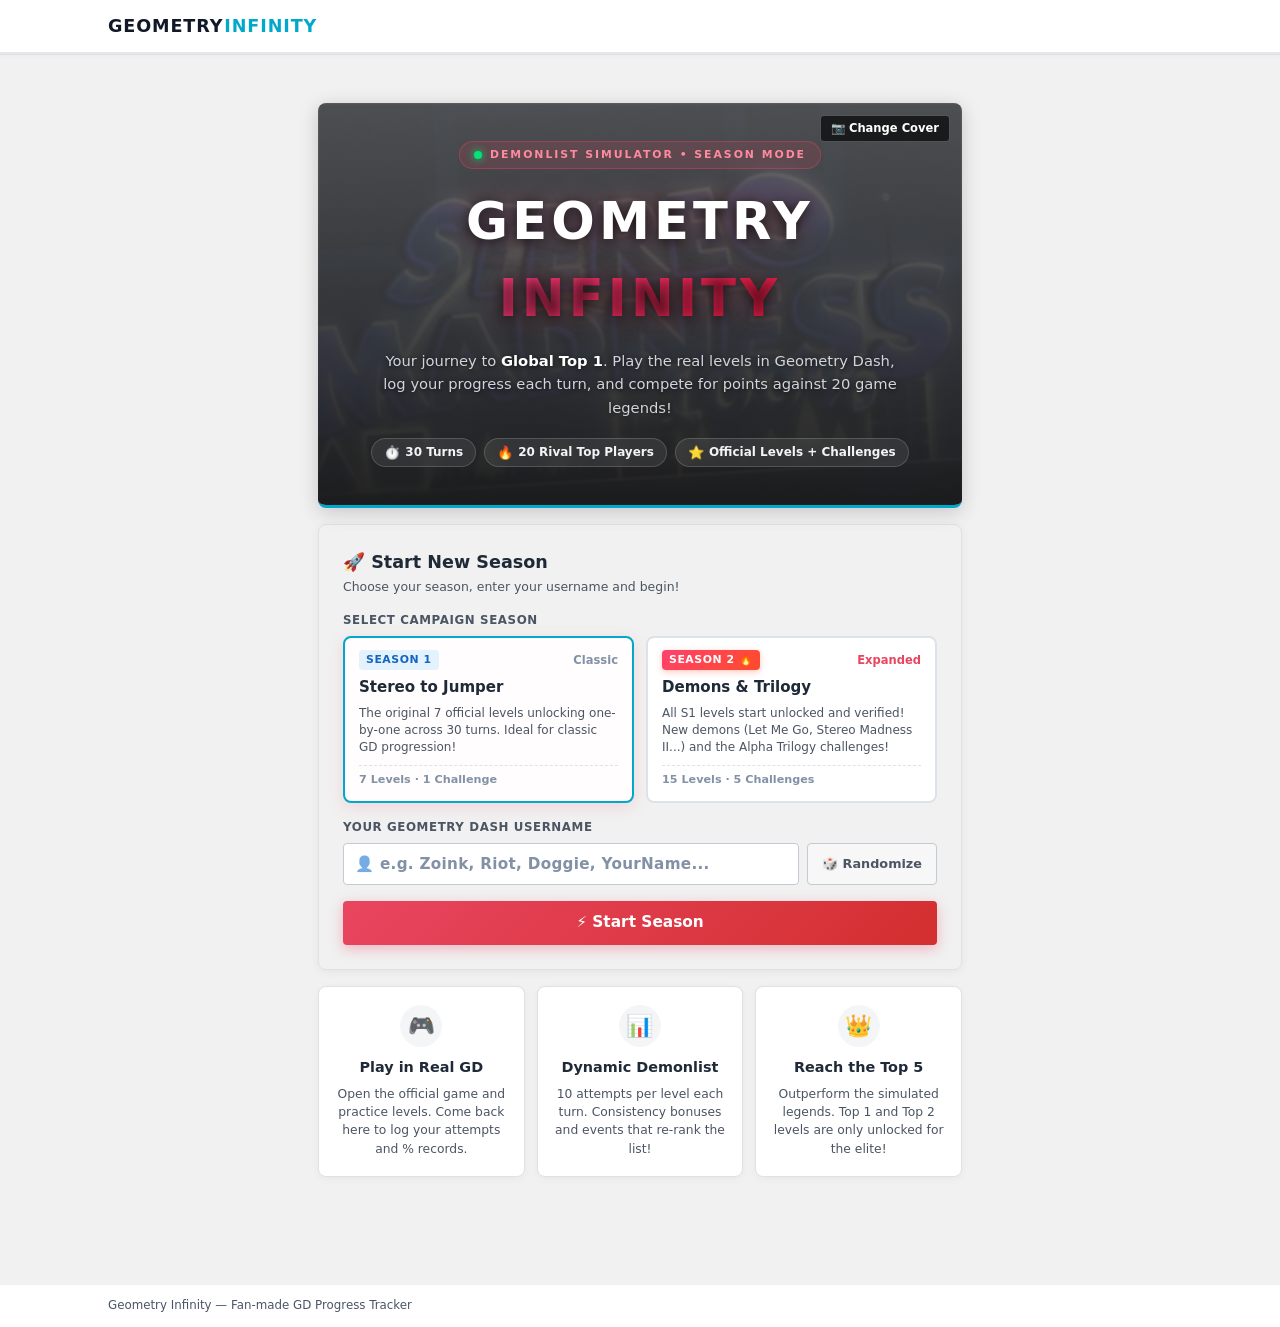
<file: index.html>
<!DOCTYPE html>
<html lang="en">
<head>
  <meta charset="UTF-8">
  <meta name="viewport" content="width=device-width, initial-scale=1.0">
  <title>Geometry Infinity</title>
  <link rel="stylesheet" href="style.css">
</head>
<body class="index-body" data-page="index">

  <header class="site-header">
    <div class="header-inner">
      <div class="logo">GEOMETRY<span>INFINITY</span></div>
    </div>
    <div class="turn-bar-wrap"><div class="turn-bar-fill" style="width:0%"></div></div>
  </header>

  <main class="index-main">

    <!-- ══ MENU BANNER / HERO SECTION ══ -->
    <div class="menu-container">
      
      <div class="menu-banner-wrap">
        <img id="menu-banner-img" src="assets/levels/stereo_madness.jpg" alt="Menu Cover" class="menu-banner-img">
        <div class="menu-banner-overlay"></div>
        <div class="menu-banner-content">
          <div class="hero-badge-wrap">
            <span class="hero-pulse-dot"></span>
            <span class="hero-eyebrow">DEMONLIST SIMULATOR • SEASON MODE</span>
          </div>
          <h1 class="hero-title">GEOMETRY <span class="hero-title-accent">INFINITY</span></h1>
          <p class="hero-desc">
            Your journey to <strong>Global Top 1</strong>. Play the real levels in Geometry Dash,<br>
            log your progress each turn, and compete for points against 20 game legends!
          </p>
          <div class="hero-features-chips">
            <span class="chip"><span class="chip-icon">⏱️</span> 30 Turns</span>
            <span class="chip"><span class="chip-icon">🔥</span> 20 Rival Top Players</span>
            <span class="chip"><span class="chip-icon">⭐</span> Official Levels + Challenges</span>
          </div>
        </div>
        <button class="btn btn-ghost btn-sm menu-img-btn" onclick="openMenuImageModal()" title="Customize Banner Image">
          📷 Change Cover
        </button>
      </div>

      <!-- ══ CONTINUE CARD (Shown when there is an active save) ══ -->
      <div id="continue-section" class="continue-card menu-continue-card" style="display:none">
        <div class="continue-header">
          <div class="continue-player-avatar">🎮</div>
          <div class="continue-info">
            <div class="continue-greeting">Season in Progress</div>
            <div class="continue-name-row">
              <strong id="continue-nick" class="continue-nick-text">—</strong>
              <span id="continue-season-badge" class="continue-badge season-badge">Season 1</span>
              <span id="continue-rank-badge" class="continue-badge rank-badge">Rank #—</span>
              <span id="continue-score-badge" class="continue-badge score-badge">0 pts</span>
            </div>
          </div>
        </div>
        
        <div class="continue-progress-box">
          <div class="continue-turn-label">
            <span>Season Progress</span>
            <span>Turn <strong id="continue-turn">1</strong> / 30</span>
          </div>
          <div class="continue-bar-track">
            <div id="continue-turn-bar" class="continue-bar-fill" style="width: 3.3%"></div>
          </div>
        </div>

        <div class="continue-btns">
          <button class="btn btn-primary btn-lg continue-btn-play" onclick="continueGame()">
            <span>▶ Continue Season</span>
          </button>
          <button class="btn btn-ghost continue-btn-reset" onclick="confirmNewGame()" title="Start from scratch">
            🔄 New Season
          </button>
        </div>
      </div>

      <!-- ══ NEW SEASON CARD ══ -->
      <div class="form-card menu-form-card">
        <div class="form-card-header">
          <div class="form-card-title">🚀 Start New Season</div>
          <span class="form-card-subtitle">Choose your season, enter your username and begin!</span>
        </div>

        <div class="input-group">
          <label class="input-label">Select Campaign Season</label>
          <div class="season-selector-grid">
            <label class="season-choice-card active" id="season-choice-1" onclick="setSeasonSelection(1)">
              <input type="radio" name="seasonChoice" value="1" checked style="display:none">
              <div class="season-choice-top">
                <span class="season-choice-tag s1">SEASON 1</span>
                <span class="season-choice-status">Classic</span>
              </div>
              <div class="season-choice-title">Stereo to Jumper</div>
              <div class="season-choice-desc">The original 7 official levels unlocking one-by-one across 30 turns. Ideal for classic GD progression!</div>
              <div class="season-choice-chips">
                <span>7 Levels</span> · <span>1 Challenge</span>
              </div>
            </label>

            <label class="season-choice-card" id="season-choice-2" onclick="setSeasonSelection(2)">
              <input type="radio" name="seasonChoice" value="2" style="display:none">
              <div class="season-choice-top">
                <span class="season-choice-tag s2">SEASON 2 🔥</span>
                <span class="season-choice-status s2-status">Expanded</span>
              </div>
              <div class="season-choice-title">Demons & Trilogy</div>
              <div class="season-choice-desc">All S1 levels start unlocked and verified! New demons (Let Me Go, Stereo Madness II...) and the Alpha Trilogy challenges!</div>
              <div class="season-choice-chips">
                <span>15 Levels</span> · <span>5 Challenges</span>
              </div>
            </label>
          </div>
        </div>

        <div class="input-group">
          <label class="input-label" for="nick-input">Your Geometry Dash Username</label>
          <div class="input-with-button">
            <span class="input-icon">👤</span>
            <input type="text" id="nick-input" class="text-input modern-input"
                   placeholder="e.g. Zoink, Riot, Doggie, YourName..."
                   maxlength="20" autocomplete="off" spellcheck="false">
            <button type="button" class="btn btn-ghost btn-sm btn-random-nick" onclick="randomizeNick()" title="Randomize Player Name">
              🎲 Randomize
            </button>
          </div>
          <div id="nick-error" class="input-error" style="display:none"></div>
        </div>
        <button class="btn btn-primary btn-lg btn-full btn-start-season" onclick="startNewGame()">
          ⚡ Start Season
        </button>
      </div>

      <!-- ══ INFO HIGHLIGHTS ══ -->
      <div class="info-grid">
        <div class="info-card">
          <div class="info-icon-wrapper">🎮</div>
          <div class="info-title">Play in Real GD</div>
          <div class="info-desc">Open the official game and practice levels. Come back here to log your attempts and % records.</div>
        </div>
        <div class="info-card">
          <div class="info-icon-wrapper">📊</div>
          <div class="info-title">Dynamic Demonlist</div>
          <div class="info-desc">10 attempts per level each turn. Consistency bonuses and events that re-rank the list!</div>
        </div>
        <div class="info-card">
          <div class="info-icon-wrapper">👑</div>
          <div class="info-title">Reach the Top 5</div>
          <div class="info-desc">Outperform the simulated legends. Top 1 and Top 2 levels are only unlocked for the elite!</div>
        </div>
      </div>

    </div>

    <!-- ══ MODAL: Customize Menu Image ══ -->
    <div id="menu-image-modal" class="modal-overlay" onclick="if(event.target===this)closeMenuImageModal()">
      <div class="modal-box">
        <div class="modal-header">
          <h3>📷 Customize Cover Image</h3>
          <button class="modal-close" onclick="closeMenuImageModal()">✕</button>
        </div>
        <div class="modal-body">
          <div class="form-note">
            Choose a quick preset from official levels or enter a custom image via URL or upload!
          </div>

          <!-- Quick Presets -->
          <div class="form-group">
            <label class="form-label">Choose Official Level</label>
            <div class="cover-presets-grid">
              <button type="button" class="preset-btn" onclick="setPresetCover('assets/levels/stereo_madness.jpg')">Stereo Madness</button>
              <button type="button" class="preset-btn" onclick="setPresetCover('assets/levels/back_on_track.jpg')">Back on Track</button>
              <button type="button" class="preset-btn" onclick="setPresetCover('assets/levels/polargeist.jpg')">Polargeist</button>
              <button type="button" class="preset-btn" onclick="setPresetCover('assets/levels/dry_out.jpg')">Dry Out</button>
              <button type="button" class="preset-btn" onclick="setPresetCover('assets/levels/base_after_base.jpg')">Base After Base</button>
              <button type="button" class="preset-btn" onclick="setPresetCover('assets/levels/cant_let_go.jpg')">Can't Let Go</button>
              <button type="button" class="preset-btn" onclick="setPresetCover('assets/levels/jumper.jpg')">Jumper</button>
            </div>
          </div>

          <div class="form-group">
            <label class="form-label" for="menu-img-url-input">Or Web Image URL</label>
            <input type="url" id="menu-img-url-input" class="form-input" placeholder="https://example.com/image.png" oninput="previewMenuImageUrl(this.value)">
          </div>
          <div class="form-group">
            <label class="form-label">Or Upload from Computer</label>
            <input type="file" id="menu-img-file-input" class="form-input" accept="image/*" onchange="previewMenuImageFile(event)">
          </div>
          <div class="menu-preview-wrap">
            <div style="font-size:0.75rem;color:var(--text-dim);margin-bottom:6px">Cover Preview:</div>
            <img id="menu-img-preview" src="assets/levels/stereo_madness.jpg" alt="Preview" style="max-width:100%;max-height:140px;border-radius:6px;object-fit:cover;border:1px solid var(--border)">
          </div>
        </div>
        <div class="modal-footer">
          <button class="btn btn-ghost" onclick="resetMenuImageDefault()">Default</button>
          <button class="btn btn-ghost" onclick="closeMenuImageModal()">Cancel</button>
          <button class="btn btn-primary" onclick="saveMenuImage()">Save Cover</button>
        </div>
      </div>
    </div>

  </main>

  <footer class="site-footer">
    <div class="footer-inner"><span>Geometry Infinity — Fan-made GD Progress Tracker</span></div>
  </footer>

  <script src="game.js"></script>
</body>
</html>
</file>
<file: style.css>
/* =====================================================
   GEOMETRY INFINITY — style.css
   Authentic Pointercrate layout & design
   ===================================================== */

:root {
  --bg:          #fafafa;
  --card:        #ffffff;
  --header-bg:   #ffffff;
  --header-text: #4a5568;
  --accent:      #00a8cc;
  --accent-dark: #008ba3;
  --accent-light:#e0f7fa;
  --text:        #1f2937;
  --text-sub:    #4b5563;
  --text-dim:    #8291a5;
  --border:      #dce2e8;
  --border-dark: #c2cbd4;
  --border-dash: #cfd8dc;
  --tab-bar-bg:  #ffffff;
  --sidebar-bg:  #ffffff;
  --shadow:      0 1px 3px rgba(0,0,0,0.06);
  --shadow-md:   0 3px 10px rgba(0,0,0,0.08);
  --radius:      4px;
  --gold:        #f59e0b;
  --silver:      #9ca3af;
  --bronze:      #b45309;
  --green:       #10b981;
  --red-err:     #ef4444;
  --transition:  0.15s ease;
}

*, *::before, *::after { box-sizing: border-box; margin: 0; padding: 0; }
html { scroll-behavior: smooth; }
body {
  font-family: 'Segoe UI', system-ui, -apple-system, sans-serif;
  background: var(--bg);
  color: var(--text);
  font-size: 14px;
  line-height: 1.5;
  min-height: 100vh;
}
input, button, select { font: inherit; }
a { color: var(--accent); text-decoration: none; }
a:hover { text-decoration: underline; }

/* ─── HEADER (Clean White, Authentic Pointercrate) ─── */
.site-header {
  background: var(--header-bg);
  border-bottom: 1px solid var(--border);
  position: sticky;
  top: 0;
  z-index: 200;
  box-shadow: 0 1px 2px rgba(0,0,0,0.03);
}
.header-inner {
  max-width: 1100px;
  margin: 0 auto;
  padding: 0 18px;
  height: 52px;
  display: flex;
  align-items: center;
  justify-content: space-between;
  gap: 16px;
}
.logo {
  font-weight: 900;
  font-size: 1.1rem;
  letter-spacing: 0.05em;
  color: #111827;
  user-select: none;
  display: flex;
  align-items: baseline;
  gap: 1px;
  flex-shrink: 0;
}
.logo span { color: var(--accent); }

.header-center {
  display: flex;
  align-items: center;
  gap: 14px;
  font-size: 0.82rem;
  color: var(--header-text);
}
.header-center strong { color: #111827; }

.header-right {
  display: flex;
  align-items: center;
  gap: 10px;
  flex-shrink: 0;
}

.turn-badge {
  font-size: 0.76rem;
  font-weight: 700;
  color: #374151;
  background: #f3f4f6;
  border: 1px solid var(--border);
  border-radius: 30px;
  padding: 3px 12px;
  white-space: nowrap;
}

/* Turn progress bar */
.turn-bar-wrap { height: 2px; background: #e5e7eb; }
.turn-bar-fill  {
  height: 100%;
  background: linear-gradient(90deg, var(--accent), #2563eb);
  transition: width 0.5s ease;
}

/* ─── TAB BAR (White strip with Pointercrate styling) ─── */
.tab-bar {
  background: var(--tab-bar-bg);
  border-bottom: 1px solid var(--border);
}
.tab-bar-inner {
  max-width: 1100px;
  margin: 0 auto;
  padding: 0 18px;
  display: flex;
  align-items: stretch;
}
.tab-btn {
  background: none;
  border: none;
  border-bottom: 2px solid transparent;
  color: #4b5563;
  font-size: 0.88rem;
  font-weight: 600;
  padding: 12px 22px;
  cursor: pointer;
  transition: all var(--transition);
  white-space: nowrap;
}
.tab-btn:hover   { color: #111827; }
.tab-btn.active  {
  color: #111827;
  font-weight: 700;
  border-bottom: 3px solid var(--accent);
}

/* ─── PAGE CONTENT ─── */
.page-content {
  max-width: 1100px;
  margin: 0 auto;
  padding: 20px 18px 48px;
}
.tab-pane { display: none; }
.tab-pane.active { display: block; }

/* ─── MAIN LIST TAB: content + sidebar ─── */
.list-layout {
  display: grid;
  grid-template-columns: 1fr 280px;
  gap: 18px;
  align-items: start;
}

/* ─── LEVEL CARDS (Exact Pointercrate Dashed Look) ─── */
.level-list {
  display: flex;
  flex-direction: column;
  gap: 12px;
}

.level-card {
  display: flex;
  background: var(--card);
  border: 1px dashed var(--border-dash);
  border-radius: var(--radius);
  overflow: hidden;
  box-shadow: 0 1px 3px rgba(0,0,0,0.03);
  transition: all var(--transition);
  min-height: 102px;
}
.level-card:hover {
  border-color: #a0aec0;
  box-shadow: var(--shadow-md);
}
.level-card.complete {
  border-left: 4px solid var(--green) !important;
}
.level-card.player-verified {
  border-left: 4px solid var(--gold) !important;
}

/* Thumbnail — left side (Pointercrate 16:9 proportion) */
.level-thumb {
  width: 170px;
  min-width: 170px;
  height: 102px;
  position: relative;
  overflow: hidden;
  flex-shrink: 0;
  background: #111;
}
.level-thumb-img {
  width: 100%;
  height: 100%;
  object-fit: cover;
  display: block;
}
.diff-badge {
  position: absolute;
  bottom: 4px;
  right: 4px;
  font-size: 0.6rem;
  font-weight: 800;
  text-transform: uppercase;
  letter-spacing: 0.05em;
  background: rgba(0,0,0,0.75);
  color: #fff;
  padding: 1px 5px;
  border-radius: 3px;
}

/* Card info — right side */
.level-info {
  flex: 1;
  padding: 10px 16px;
  display: flex;
  flex-direction: column;
  justify-content: center;
  gap: 3px;
  min-width: 0;
}

/* "#1 – Level Name" row */
.level-rank-name {
  font-size: 1.15rem;
  font-weight: 800;
  color: #111827;
  line-height: 1.25;
  display: flex;
  align-items: center;
  gap: 8px;
  flex-wrap: wrap;
}
.level-points-row {
  font-size: 0.76rem;
  color: #6b7280;
  font-weight: 600;
}
.level-id-tag {
  font-size: 0.68rem;
  font-weight: 700;
  color: #4b5563;
  background: #f3f4f6;
  border: 1px solid var(--border);
  padding: 1px 7px;
  border-radius: 3px;
  letter-spacing: 0.02em;
}
.level-id-tag-lg {
  display: inline-flex;
  align-items: center;
  gap: 6px;
  font-size: 0.8rem;
  font-weight: 700;
  color: #1e3a8a;
  background: #dbeafe;
  border: 1px solid #bfdbfe;
  padding: 3px 10px;
  border-radius: 4px;
}
.level-id-tag-lg.official {
  color: #065f46;
  background: #d1fae5;
  border-color: #a7f3d0;
}

/* "verified by Name" row */
.level-verifier {
  font-size: 0.82rem;
  color: #4b5563;
  margin-top: 1px;
}
.level-verifier .verifier-name {
  color: #111827;
  font-weight: 700;
  text-decoration: underline;
  text-decoration-color: #9ca3af;
}
.level-points-range {
  font-size: 0.74rem;
  color: #78909c;
  margin-top: 2px;
  font-weight: 500;
  letter-spacing: 0.01em;
}

/* Status / progress row */
.level-status-row {
  font-size: 0.78rem;
  color: var(--text-sub);
  margin-top: 2px;
  display: flex;
  align-items: center;
  gap: 8px;
  flex-wrap: wrap;
}
.status-complete {
  color: var(--green);
  font-weight: 700;
}
.status-record {
  color: #b45309;
  font-weight: 700;
  background: #fef3c7;
  border: 1px solid #fde68a;
  border-radius: 3px;
  padding: 1px 6px;
  font-size: 0.72rem;
}
.progress-bar-wrap {
  width: 140px;
  height: 6px;
  background: #e8e8e8;
  border-radius: 3px;
  overflow: hidden;
  position: relative;
  display: inline-block;
}
.progress-bar-fill {
  height: 100%;
  background: var(--accent);
  border-radius: 3px;
  transition: width 0.4s ease;
}

/* Action button */
.level-action { margin-top: 4px; }

/* NPC tags */
.npc-progress-row { display: flex; flex-wrap: wrap; gap: 3px; margin-top: 3px; }
.npc-tag {
  font-size: 0.62rem;
  padding: 1px 5px;
  border-radius: 3px;
  border: 1px solid;
  cursor: default;
}
.npc-done { background: #edfaed; border-color: #b2dfb2; color: #2e7d32; }
.npc-wip  { background: #fff8e1; border-color: #ffe082; color: #f57f17; }
.npc-more { font-size: 0.62rem; color: var(--text-dim); align-self: center; padding: 1px 3px; }

/* Empty list message */
.list-empty {
  background: var(--card);
  border: 1px solid var(--border);
  border-radius: var(--radius);
  padding: 32px;
  text-align: center;
  color: var(--text-dim);
  font-size: 0.88rem;
  box-shadow: var(--shadow);
}

/* ─── SIDEBAR (white box, like Pointercrate's List Editors) ─── */
.sidebar { display: flex; flex-direction: column; gap: 12px; }

.sidebar-box {
  background: var(--card);
  border: 1px dashed var(--border-dash);
  border-radius: var(--radius);
  box-shadow: 0 1px 3px rgba(0,0,0,0.03);
  overflow: hidden;
}
.sidebar-box-title {
  font-size: 0.95rem;
  font-weight: 700;
  text-align: center;
  padding: 12px 14px 10px;
  border-bottom: 1px solid var(--border);
  color: var(--text);
}
.sidebar-box-body { padding: 12px 14px; }

/* Profile stats */
.profile-stat {
  display: flex;
  justify-content: space-between;
  align-items: center;
  padding: 5px 0;
  border-bottom: 1px solid #f0f0f0;
  font-size: 0.8rem;
}
.profile-stat:last-child { border-bottom: none; }
.profile-label { color: var(--text-sub); }
.profile-value { font-weight: 700; color: var(--text); }
.profile-rank { color: var(--accent); font-size: 1rem; font-weight: 800; }

.completed-tags { display: flex; flex-wrap: wrap; gap: 4px; margin-top: 8px; }
.completed-tag {
  background: #edfaed;
  border: 1px solid #b2dfb2;
  color: #2e7d32;
  font-size: 0.64rem;
  padding: 2px 6px;
  border-radius: 3px;
}

/* Rule notice in sidebar */
.rule-notice {
  background: #fff8e1;
  border: 1px solid #ffe082;
  border-radius: var(--radius);
  padding: 10px 12px;
  font-size: 0.78rem;
  color: #5d4037;
  line-height: 1.6;
}
.rule-notice strong { color: #bf360c; }

/* ─── STATS VIEWER TAB ─── */
.stats-layout {
  display: grid;
  grid-template-columns: 260px 1fr;
  gap: 16px;
  align-items: start;
}
.stats-ranking-panel {
  background: var(--card);
  border: 1px solid var(--border);
  border-radius: var(--radius);
  box-shadow: var(--shadow);
  overflow: hidden;
}
.stats-ranking-title {
  padding: 12px 14px;
  font-weight: 700;
  font-size: 0.88rem;
  border-bottom: 1px solid var(--border);
  color: var(--text-sub);
  text-transform: uppercase;
  letter-spacing: 0.06em;
}
.stats-ranking-list { max-height: 520px; overflow-y: auto; }
.stats-row {
  display: flex;
  align-items: center;
  gap: 6px;
  padding: 7px 14px;
  border-bottom: 1px solid #f5f5f5;
  cursor: pointer;
  transition: background var(--transition);
  font-size: 0.82rem;
}
.stats-row:hover { background: var(--accent-light); }
.stats-row.selected { background: var(--accent-light); border-left: 3px solid var(--accent); }
.stats-row-num { width: 28px; font-weight: 700; color: var(--text-sub); flex-shrink: 0; }
.stats-row-name { flex: 1; font-weight: 600; overflow: hidden; text-overflow: ellipsis; white-space: nowrap; }
.stats-row-score { color: var(--text-dim); font-size: 0.75rem; white-space: nowrap; }
.stats-row.player-row { background: #fff0f3; font-weight: 700; }
.stats-row.player-row.selected { background: #ffe0e6; }

.stats-row-num.gold   { color: var(--gold); }
.stats-row-num.silver { color: var(--silver); }
.stats-row-num.bronze { color: var(--bronze); }

.stats-profile-panel {
  background: var(--card);
  border: 1px solid var(--border);
  border-radius: var(--radius);
  box-shadow: var(--shadow);
  padding: 20px 24px;
}
.stats-profile-name {
  font-size: 1.4rem;
  font-weight: 800;
  margin-bottom: 14px;
  color: var(--text);
}
.stats-profile-meta {
  display: grid;
  grid-template-columns: 1fr 1fr;
  gap: 14px;
  margin-bottom: 18px;
}
.stats-meta-box {
  border: 1px solid var(--border);
  border-radius: var(--radius);
  padding: 10px;
  text-align: center;
}
.stats-meta-label { font-size: 0.7rem; color: var(--text-dim); text-transform: uppercase; letter-spacing: 0.05em; margin-bottom: 4px; }
.stats-meta-value { font-size: 1.2rem; font-weight: 800; color: var(--text); }
.stats-meta-value.accent { color: var(--accent); }

.stats-completed-title {
  font-size: 0.72rem;
  font-weight: 800;
  text-transform: uppercase;
  letter-spacing: 0.06em;
  color: var(--text-dim);
  margin-bottom: 8px;
  padding-bottom: 5px;
  border-bottom: 1px solid var(--border);
}
.stats-completed-list {
  font-size: 0.82rem;
  color: var(--text-sub);
  line-height: 1.8;
}
.stats-completed-list strong { color: var(--text); font-size: 0.9rem; }

/* ─── SEASON TAB ─── */
.season-layout { display: grid; grid-template-columns: 1fr 1fr; gap: 16px; align-items: start; }
.season-box {
  background: var(--card);
  border: 1px solid var(--border);
  border-radius: var(--radius);
  box-shadow: var(--shadow);
  overflow: hidden;
}
.season-box-title {
  font-size: 0.88rem;
  font-weight: 700;
  text-transform: uppercase;
  letter-spacing: 0.06em;
  padding: 12px 16px;
  border-bottom: 1px solid var(--border);
  color: var(--text-sub);
}
.season-box-body { padding: 14px 16px; }

/* Season rules list */
.rules-list { list-style: none; display: flex; flex-direction: column; gap: 8px; }
.rules-list li {
  display: flex;
  align-items: flex-start;
  gap: 8px;
  font-size: 0.82rem;
  color: var(--text-sub);
  line-height: 1.5;
}
.rules-list li::before { content: '→'; color: var(--accent); font-weight: 700; flex-shrink: 0; margin-top: 1px; }
.rules-list strong { color: var(--text); }

/* Upcoming levels in season tab */
.upcoming-list { display: flex; flex-direction: column; gap: 6px; }
.upcoming-card {
  display: flex;
  align-items: center;
  gap: 12px;
  padding: 10px 12px;
  background: #f9f9f9;
  border: 1px solid var(--border);
  border-radius: var(--radius);
}
.upcoming-thumb {
  width: 64px;
  height: 44px;
  border-radius: 3px;
  overflow: hidden;
  flex-shrink: 0;
  position: relative;
}
.upcoming-thumb img { width: 100%; height: 100%; object-fit: cover; display: block; }
.upcoming-info { flex: 1; min-width: 0; }
.upcoming-name { font-weight: 700; font-size: 0.85rem; color: var(--text); }
.upcoming-meta { font-size: 0.72rem; color: var(--text-dim); margin-top: 1px; }
.upcoming-meta strong { color: var(--accent); }
.upcoming-verified-badge {
  font-size: 0.7rem;
  font-weight: 700;
  background: #fff8e1;
  border: 1px solid #ffe082;
  color: #e65100;
  padding: 2px 7px;
  border-radius: 20px;
}

/* ─── BUTTONS ─── */
.btn {
  display: inline-flex;
  align-items: center;
  gap: 5px;
  padding: 6px 14px;
  border: none;
  border-radius: var(--radius);
  cursor: pointer;
  font-weight: 600;
  font-size: 0.78rem;
  transition: all var(--transition);
  white-space: nowrap;
  user-select: none;
}
.btn:disabled { opacity: 0.4; cursor: not-allowed !important; }
.btn-primary { background: var(--accent); color: #fff; }
.btn-primary:hover:not(:disabled) { background: var(--accent-dark); }
.btn-ghost { background: transparent; color: var(--text-sub); border: 1px solid var(--border); }
.btn-ghost:hover:not(:disabled) { background: var(--bg); }
.btn-danger { background: var(--red-err); color: #fff; }
.btn-danger:hover:not(:disabled) { background: #c62828; }
.btn-sm  { padding: 4px 10px; font-size: 0.72rem; }
.btn-lg  { padding: 10px 22px; font-size: 0.9rem; }
.btn-full { width: 100%; justify-content: center; }
.btn-advance {
  background: var(--accent);
  color: #fff;
  border: none;
  font-weight: 700;
  font-size: 0.8rem;
  padding: 6px 14px;
  border-radius: var(--radius);
  cursor: pointer;
  transition: background var(--transition);
}
.btn-advance:hover:not(:disabled) { background: var(--accent-dark); }
.btn-advance:disabled { opacity: 0.4; cursor: not-allowed; }

/* ─── FOOTER ─── */
.site-footer {
  margin-top: 30px;
  background: var(--header-bg);
  color: var(--header-text);
}
.footer-inner {
  max-width: 1100px;
  margin: 0 auto;
  padding: 12px 18px;
  display: flex;
  align-items: center;
  justify-content: space-between;
  font-size: 0.74rem;
}

/* ─── INDEX PAGE ─── */
.index-body { background: #f1f1f1; }
.index-main {
  max-width: 680px;
  margin: 48px auto;
  padding: 0 18px 60px;
  display: flex;
  flex-direction: column;
  gap: 16px;
}
.hero-card {
  background: var(--header-bg);
  border-radius: 6px;
  padding: 48px 28px 36px;
  text-align: center;
  color: #fff;
  position: relative;
  overflow: hidden;
}
.hero-card::after {
  content: '';
  position: absolute;
  bottom: 0; left: 0; right: 0;
  height: 3px;
  background: var(--accent);
}
.hero-badge-wrap {
  display: inline-flex;
  align-items: center;
  gap: 8px;
  background: rgba(233, 69, 96, 0.15);
  border: 1px solid rgba(233, 69, 96, 0.4);
  padding: 5px 14px;
  border-radius: 20px;
  margin-bottom: 14px;
  backdrop-filter: blur(4px);
}
.hero-pulse-dot {
  width: 8px;
  height: 8px;
  border-radius: 50%;
  background: #00e676;
  box-shadow: 0 0 8px #00e676;
  animation: pulse-dot 1.8s infinite;
}
@keyframes pulse-dot {
  0% { transform: scale(0.95); opacity: 0.8; }
  50% { transform: scale(1.3); opacity: 1; box-shadow: 0 0 14px #00e676; }
  100% { transform: scale(0.95); opacity: 0.8; }
}
.hero-eyebrow {
  font-size: 0.68rem;
  letter-spacing: 0.18em;
  color: #ff8a9e;
  font-weight: 800;
  text-transform: uppercase;
}
.hero-title {
  font-size: clamp(2rem, 5.5vw, 3.2rem);
  font-weight: 900;
  letter-spacing: 0.08em;
  margin-bottom: 12px;
  color: #ffffff;
  text-shadow: 0 2px 14px rgba(0,0,0,0.8), 0 0 30px rgba(233,69,96,0.35);
}
.hero-title-accent {
  color: var(--accent);
  background: linear-gradient(135deg, #ff4081, #ff1744);
  -webkit-background-clip: text;
  -webkit-text-fill-color: transparent;
}
.hero-desc {
  color: #d1d5db;
  font-size: 0.92rem;
  line-height: 1.6;
  max-width: 580px;
  margin: 0 auto 18px;
  text-shadow: 0 1px 4px rgba(0,0,0,0.6);
}
.hero-desc strong { color: #fff; font-weight: 700; }
.hero-features-chips {
  display: flex;
  justify-content: center;
  align-items: center;
  flex-wrap: wrap;
  gap: 8px;
}
.chip {
  background: rgba(255, 255, 255, 0.08);
  border: 1px solid rgba(255, 255, 255, 0.16);
  backdrop-filter: blur(8px);
  color: #f3f4f6;
  font-size: 0.75rem;
  font-weight: 600;
  padding: 4px 12px;
  border-radius: 20px;
  display: inline-flex;
  align-items: center;
  gap: 5px;
}
.chip-icon { font-size: 0.82rem; }

/* Continue Card Modern */
.menu-continue-card {
  background: linear-gradient(135deg, #ffffff, #fffaf5);
  border: 1px solid #ffd54f !important;
  border-left: 5px solid #ffb300 !important;
  border-radius: 8px;
  box-shadow: 0 4px 16px rgba(255, 179, 0, 0.12), var(--shadow);
  padding: 18px 22px;
  display: flex;
  flex-direction: column;
  gap: 14px;
}
.continue-header {
  display: flex;
  align-items: center;
  gap: 12px;
}
.continue-player-avatar {
  width: 44px;
  height: 44px;
  background: linear-gradient(135deg, #ffb300, #ff8f00);
  border-radius: 8px;
  display: flex;
  align-items: center;
  justify-content: center;
  font-size: 1.4rem;
  color: #fff;
  box-shadow: 0 2px 8px rgba(255, 143, 0, 0.35);
  flex-shrink: 0;
}
.continue-info { flex: 1; }
.continue-greeting {
  font-size: 0.72rem;
  text-transform: uppercase;
  letter-spacing: 0.08em;
  color: #b78103;
  font-weight: 800;
}
.continue-name-row {
  display: flex;
  align-items: center;
  gap: 8px;
  flex-wrap: wrap;
  margin-top: 2px;
}
.continue-nick-text {
  font-size: 1.15rem;
  font-weight: 800;
  color: var(--text);
}
.continue-badge {
  font-size: 0.72rem;
  font-weight: 700;
  padding: 2px 8px;
  border-radius: 4px;
}
.rank-badge {
  background: #eceff1;
  color: #455a64;
  border: 1px solid #cfd8dc;
}
.score-badge {
  background: #fff8e1;
  color: #e65100;
  border: 1px solid #ffe082;
}

.continue-progress-box {
  background: #fbfbfb;
  border: 1px solid #eee;
  border-radius: 6px;
  padding: 9px 12px;
}
.continue-turn-label {
  display: flex;
  justify-content: space-between;
  font-size: 0.78rem;
  color: var(--text-sub);
  margin-bottom: 6px;
}
.continue-bar-track {
  height: 7px;
  background: #e9ecef;
  border-radius: 10px;
  overflow: hidden;
}
.continue-bar-fill {
  height: 100%;
  background: linear-gradient(90deg, #ff9800, #e91e63);
  border-radius: 10px;
  transition: width 0.4s ease;
}

.continue-btns {
  display: flex;
  gap: 10px;
  align-items: center;
}
.continue-btn-play {
  flex: 2;
  background: linear-gradient(135deg, #00c853, #009624) !important;
  border-color: #007e1e !important;
  font-weight: 800 !important;
  font-size: 0.95rem !important;
  box-shadow: 0 3px 12px rgba(0, 200, 83, 0.3);
  display: flex;
  align-items: center;
  justify-content: center;
  gap: 6px;
}
.continue-btn-play:hover {
  background: linear-gradient(135deg, #00e676, #00a82d) !important;
  transform: translateY(-1px);
}
.continue-btn-reset {
  flex: 1;
  font-size: 0.84rem;
  color: var(--text-sub);
}

/* New Season Card Modern */
.menu-form-card {
  border-radius: 8px;
  border: 1px solid var(--border);
  box-shadow: 0 2px 10px rgba(0,0,0,0.06);
  padding: 24px;
}
.form-card-header { margin-bottom: 16px; }
.form-card-title {
  font-size: 1.1rem;
  font-weight: 800;
  color: var(--text);
}
.form-card-subtitle {
  font-size: 0.78rem;
  color: var(--text-sub);
  display: block;
  margin-top: 2px;
}
.input-group { margin-bottom: 16px; }
.input-label {
  display: block;
  font-size: 0.74rem;
  color: var(--text-sub);
  font-weight: 700;
  letter-spacing: 0.05em;
  text-transform: uppercase;
  margin-bottom: 6px;
}
.text-input {
  width: 100%;
  padding: 10px 14px;
  background: #fff;
  border: 1px solid var(--border-dark);
  border-radius: var(--radius);
  color: var(--text);
  font-size: 0.95rem;
  transition: border-color var(--transition), box-shadow var(--transition);
}
.text-input:focus { outline: none; border-color: var(--accent); box-shadow: 0 0 0 3px rgba(233,69,96,0.12); }
.text-input::placeholder { color: var(--text-dim); }
.input-error { margin-top: 6px; font-size: 0.78rem; color: var(--accent); font-weight: 700; }

.input-with-button {
  display: flex;
  align-items: center;
  gap: 8px;
  position: relative;
}
.input-icon {
  position: absolute;
  left: 12px;
  font-size: 0.95rem;
  pointer-events: none;
  opacity: 0.6;
}
.modern-input {
  padding-left: 36px !important;
  height: 42px;
  font-weight: 600;
  letter-spacing: 0.02em;
}
.btn-random-nick {
  white-space: nowrap;
  font-size: 0.8rem;
  height: 42px;
  padding: 0 14px;
  border: 1px solid var(--border-dark);
  border-radius: var(--radius);
  background: #f7f7f7;
  cursor: pointer;
  transition: all 0.2s ease;
}
.btn-random-nick:hover {
  background: #ececec;
  color: var(--text);
  border-color: #aaa;
}
.btn-start-season {
  background: linear-gradient(135deg, #e94560, #d32f2f) !important;
  box-shadow: 0 4px 14px rgba(233, 69, 96, 0.35);
  font-weight: 800;
  font-size: 0.96rem;
  height: 44px;
  transition: all 0.2s ease;
}
.btn-start-season:hover {
  transform: translateY(-1px);
  box-shadow: 0 6px 18px rgba(233, 69, 96, 0.45);
}

/* Info Cards Modern */
.info-grid {
  display: grid;
  grid-template-columns: repeat(3, 1fr);
  gap: 12px;
}
.info-card {
  background: var(--card);
  border: 1px solid var(--border);
  border-radius: 8px;
  box-shadow: 0 2px 8px rgba(0,0,0,0.04);
  padding: 18px 16px;
  text-align: center;
  transition: transform 0.2s ease, box-shadow 0.2s ease, border-color 0.2s ease;
}
.info-card:hover {
  transform: translateY(-2px);
  box-shadow: 0 6px 16px rgba(0,0,0,0.08);
  border-color: #d0d0d0;
}
.info-icon-wrapper {
  width: 42px;
  height: 42px;
  background: #f4f5f7;
  border-radius: 50%;
  display: inline-flex;
  align-items: center;
  justify-content: center;
  font-size: 1.35rem;
  margin-bottom: 10px;
}
.info-title {
  font-weight: 800;
  font-size: 0.9rem;
  margin-bottom: 6px;
  color: var(--text);
}
.info-desc {
  font-size: 0.77rem;
  color: var(--text-sub);
  line-height: 1.5;
}

/* ─── MODALS ─── */
.modal-overlay {
  position: fixed;
  inset: 0;
  background: rgba(0,0,0,0.5);
  z-index: 1000;
  display: flex;
  align-items: center;
  justify-content: center;
  padding: 20px;
  opacity: 0;
  pointer-events: none;
  transition: opacity 0.18s ease;
}
.modal-overlay.active { opacity: 1; pointer-events: all; }
.modal-box {
  background: var(--card);
  border: 1px solid var(--border);
  border-radius: 6px;
  width: 100%;
  max-width: 460px;
  max-height: 90vh;
  overflow-y: auto;
  box-shadow: 0 8px 40px rgba(0,0,0,0.2);
  transform: translateY(12px);
  transition: transform 0.2s cubic-bezier(0.34,1.56,0.64,1);
}
.modal-overlay.active .modal-box { transform: translateY(0); }
.modal-gameover { max-width: 520px; }
.modal-header {
  display: flex;
  align-items: center;
  justify-content: space-between;
  padding: 14px 18px;
  border-bottom: 1px solid var(--border);
}
.modal-header h2 { font-size: 1.05rem; }
.modal-header h3 { font-size: 0.95rem; }
.modal-close {
  background: none; border: none; color: var(--text-dim);
  cursor: pointer; font-size: 0.95rem; padding: 2px 5px; border-radius: 3px;
}
.modal-close:hover { color: var(--text); background: #f0f0f0; }
.modal-body { padding: 18px; }
.modal-footer {
  padding: 12px 18px;
  border-top: 1px solid var(--border);
  display: flex;
  gap: 8px;
  justify-content: flex-end;
}
.form-note {
  background: #e8f4fd;
  border: 1px solid #90caf9;
  border-radius: var(--radius);
  padding: 9px 12px;
  font-size: 0.78rem;
  color: #1565c0;
  margin-bottom: 14px;
}
.form-group { margin-bottom: 13px; }
.form-label {
  display: block;
  font-size: 0.72rem;
  color: var(--text-sub);
  font-weight: 700;
  letter-spacing: 0.05em;
  text-transform: uppercase;
  margin-bottom: 5px;
}
.form-input {
  width: 100%;
  padding: 8px 11px;
  background: #fff;
  border: 1px solid var(--border-dark);
  border-radius: var(--radius);
  color: var(--text);
  font-size: 0.9rem;
  transition: border-color var(--transition);
}
.form-input:focus { outline: none; border-color: var(--accent); box-shadow: 0 0 0 3px rgba(233,69,96,0.1); }
.form-checkbox-label {
  display: flex; align-items: center; gap: 8px;
  cursor: pointer; font-size: 0.85rem; font-weight: 600; color: var(--text);
}
.form-checkbox-label input[type="checkbox"] { width: 15px; height: 15px; accent-color: var(--accent); cursor: pointer; }

/* Warning */
.modal-warning-text { font-size: 0.85rem; color: var(--text-sub); margin-bottom: 8px; line-height: 1.6; }
.danger-text { color: var(--accent) !important; font-weight: 700; }

/* Turn events */
.turn-events-title {
  font-size: 0.7rem; text-transform: uppercase; letter-spacing: 0.07em;
  color: var(--text-dim); font-weight: 700; margin-bottom: 9px;
}
.turn-events { display: flex; flex-direction: column; gap: 6px; }
.turn-event {
  padding: 7px 10px;
  background: #f9f9f9;
  border-radius: 4px;
  font-size: 0.83rem;
  border-left: 3px solid var(--border-dark);
}
.turn-event-npc_complete { border-left-color: #f5a623; color: #7c5e00; }
.turn-event-npc_record   { border-left-color: #ff9800; color: #e65100; }
.turn-event-list_shift   { border-left-color: #e53935; color: #b71c1c; font-weight: 700; background: #ffebee; }
.turn-event-level_unlock { border-left-color: #26a69a; color: #00695c; }
.turn-event-npc_verify   { border-left-color: #8e24aa; color: #6a1b9a; }
.turn-event-player_verify{ border-left-color: var(--accent); color: var(--accent-dark); font-weight:700; }
.turn-event-season_start { border-left-color: #1976d2; color: #0d47a1; }
.turn-event-quiet        { color: var(--text-dim); font-style: italic; }

/* Verify level name */
.verify-level-name {
  font-size: 1.2rem; font-weight: 800; text-align: center;
  color: var(--text); padding: 8px 0 4px;
}

/* Game over */
.gameover-header { justify-content: center; background: var(--accent-light); }
.go-message {
  text-align: center; font-size: 0.92rem; font-weight: 600;
  color: var(--accent-dark); padding: 10px 14px;
  background: var(--accent-light); border-radius: var(--radius); margin-bottom: 16px;
}
.go-stats { display: grid; grid-template-columns: 1fr 1fr; gap: 8px; margin-bottom: 16px; }
.go-stat { background: #f9f9f9; border: 1px solid var(--border); border-radius: var(--radius); padding: 10px; text-align: center; }
.go-stat-label { font-size: 0.64rem; text-transform: uppercase; letter-spacing: 0.06em; color: var(--text-dim); font-weight: 700; margin-bottom: 4px; }
.go-stat-value { font-size: 1rem; font-weight: 800; color: var(--text); }
.go-stat-value.accent { color: var(--accent); }
.go-ranking-title { font-size: 0.72rem; text-transform: uppercase; letter-spacing: 0.07em; color: var(--text-sub); font-weight: 700; margin-bottom: 7px; border-bottom: 1px solid var(--border); padding-bottom: 5px; }
.go-ranking { display: flex; flex-direction: column; gap: 2px; }
.go-rank-row { display: flex; align-items: center; gap: 6px; font-size: 0.8rem; padding: 4px 6px; border-radius: 3px; }
.go-player-row { background: var(--accent-light); font-weight: 700; }
.go-rank { width: 22px; font-weight: 800; color: var(--text-dim); flex-shrink: 0; }
.go-name { flex: 1; }
.go-score { color: var(--text-dim); white-space: nowrap; }
.go-levels { font-size: 0.7rem; color: var(--text-dim); white-space: nowrap; margin-left: 4px; }

/* ─── TOAST ─── */
.toast-container {
  position: fixed; bottom: 16px; right: 16px;
  z-index: 2000; display: flex; flex-direction: column;
  gap: 6px; pointer-events: none;
}
.toast {
  background: var(--header-bg); color: #fff;
  border-left: 3px solid var(--accent);
  border-radius: var(--radius); padding: 10px 14px;
  font-size: 0.82rem; font-weight: 600;
  box-shadow: 0 4px 16px rgba(0,0,0,0.25);
  opacity: 0; transform: translateX(14px);
  transition: all 0.25s ease; max-width: 280px;
}
.toast-show { opacity: 1; transform: translateX(0); }

/* ─── SCROLLBAR ─── */
::-webkit-scrollbar { width: 6px; height: 6px; }
::-webkit-scrollbar-track { background: var(--bg); }
::-webkit-scrollbar-thumb { background: #ccc; border-radius: 3px; }
::-webkit-scrollbar-thumb:hover { background: #aaa; }

@keyframes shake {
  0%,100% { transform: translateX(0); }
  20%,60%  { transform: translateX(-5px); }
  40%,80%  { transform: translateX(5px); }
}
.input-shake { animation: shake 0.45s ease; border-color: var(--accent) !important; }

/* ─── RESPONSIVE ─── */
@media (max-width: 820px) {
  .list-layout   { grid-template-columns: 1fr; }
  .stats-layout  { grid-template-columns: 1fr; }
  .season-layout { grid-template-columns: 1fr; }
  .info-grid     { grid-template-columns: 1fr; }
  .go-stats      { grid-template-columns: 1fr; }
  .page-content  { padding: 12px 12px 40px; }
  .level-thumb   { width: 100px; min-width: 100px; height: 78px; }
  .footer-inner  { flex-direction: column; gap: 8px; text-align: center; }
  .header-center { display: none; }
}

/* ─── MENU BANNER & CUSTOM IMAGE ─── */
.menu-container {
  display: flex;
  flex-direction: column;
  gap: 16px;
}
.menu-banner-wrap {
  position: relative;
  background: var(--header-bg);
  border-radius: 8px;
  min-height: 220px;
  overflow: hidden;
  display: flex;
  align-items: center;
  justify-content: center;
  text-align: center;
  box-shadow: 0 4px 20px rgba(0,0,0,0.18);
  border-bottom: 3px solid var(--accent);
}
.menu-banner-img {
  position: absolute;
  top: 0; left: 0; width: 100%; height: 100%;
  object-fit: cover;
  opacity: 0.38;
  filter: blur(1px);
  transition: all 0.4s ease;
}
.menu-banner-wrap:hover .menu-banner-img {
  opacity: 0.46;
  transform: scale(1.02);
}
.menu-banner-overlay {
  position: absolute;
  top: 0; left: 0; right: 0; bottom: 0;
  background: linear-gradient(180deg, rgba(20,20,20,0.6) 0%, rgba(15,15,15,0.92) 100%);
}
.menu-banner-content {
  position: relative;
  z-index: 2;
  padding: 38px 24px;
}
.menu-img-btn {
  position: absolute;
  top: 12px;
  right: 12px;
  z-index: 5;
  background: rgba(0, 0, 0, 0.65) !important;
  color: #fff !important;
  border: 1px solid rgba(255, 255, 255, 0.25) !important;
  font-size: 0.72rem !important;
  padding: 4px 10px !important;
  border-radius: 4px;
  backdrop-filter: blur(4px);
  cursor: pointer;
  transition: all 0.2s ease;
}
.menu-img-btn:hover {
  background: var(--accent) !important;
  border-color: var(--accent) !important;
}

/* ─── CUSTOM LEVEL STYLES ─── */
.modal-custom-level {
  max-width: 520px;
}
.custom-level-box {
  border-left: 3px solid var(--accent);
}
.custom-levels-list {
  display: flex;
  flex-direction: column;
  gap: 8px;
}
.custom-level-item {
  display: flex;
  align-items: center;
  justify-content: space-between;
  background: #f9f9f9;
  border: 1px solid var(--border);
  border-radius: 4px;
  padding: 8px 12px;
  gap: 10px;
}
.custom-level-item-info {
  display: flex;
  align-items: center;
  gap: 10px;
}
.custom-level-badge {
  font-size: 0.65rem;
  font-weight: 800;
  background: #282828;
  color: #fff;
  padding: 2px 6px;
  border-radius: 3px;
  letter-spacing: 0.05em;
}
.custom-level-badge.top1 {
  background: linear-gradient(135deg, #d32f2f, #f50057);
  color: #fff;
  box-shadow: 0 0 8px rgba(245,0,87,0.4);
}
.custom-level-badge.top2 {
  background: linear-gradient(135deg, #e65100, #ff9800);
  color: #fff;
}
.level-card.top1-card {
  border-left: 3px solid #ff1744 !important;
}
.level-card.top2-card {
  border-left: 3px solid #ff9100 !important;
}

/* ─── COVER PRESETS GRID ─── */
.cover-presets-grid {
  display: flex;
  flex-wrap: wrap;
  gap: 6px;
  margin-top: 6px;
}
.preset-btn {
  background: #f0f0f0;
  border: 1px solid var(--border-dark);
  border-radius: 4px;
  padding: 5px 9px;
  font-size: 0.72rem;
  font-weight: 700;
  color: var(--text-sub);
  cursor: pointer;
  transition: all 0.15s ease;
}
.preset-btn:hover {
  background: var(--accent);
  color: #fff;
  border-color: var(--accent);
}

/* ─── SEASON SELECTOR IN MENU ─── */
.season-selector-grid {
  display: grid;
  grid-template-columns: 1fr 1fr;
  gap: 12px;
  margin-top: 6px;
}
@media (max-width: 600px) {
  .season-selector-grid {
    grid-template-columns: 1fr;
  }
}
.season-choice-card {
  position: relative;
  background: #ffffff;
  border: 2px solid var(--border);
  border-radius: 8px;
  padding: 12px 14px;
  cursor: pointer;
  transition: all 0.2s cubic-bezier(0.16, 1, 0.3, 1);
  display: flex;
  flex-direction: column;
  gap: 6px;
  user-select: none;
}
.season-choice-card:hover {
  border-color: #bbb;
  transform: translateY(-1px);
  box-shadow: 0 4px 12px rgba(0,0,0,0.06);
}
.season-choice-card.active {
  border-color: var(--accent);
  background: #fffdfd;
  box-shadow: 0 4px 16px rgba(233, 69, 96, 0.16);
}
.season-choice-top {
  display: flex;
  align-items: center;
  justify-content: space-between;
}
.season-choice-tag {
  font-size: 0.68rem;
  font-weight: 800;
  letter-spacing: 0.05em;
  padding: 2px 7px;
  border-radius: 4px;
  background: #e0e0e0;
  color: #333;
}
.season-choice-tag.s1 {
  background: #e3f2fd;
  color: #1565c0;
}
.season-choice-tag.s2 {
  background: linear-gradient(135deg, #ff416c, #ff4b2b);
  color: #fff;
  box-shadow: 0 2px 6px rgba(255, 75, 43, 0.3);
}
.season-choice-status {
  font-size: 0.72rem;
  font-weight: 700;
  color: var(--text-dim);
}
.season-choice-status.s2-status {
  color: #e94560;
}
.season-choice-title {
  font-size: 0.94rem;
  font-weight: 800;
  color: var(--text);
}
.season-choice-desc {
  font-size: 0.75rem;
  color: var(--text-sub);
  line-height: 1.4;
  flex-grow: 1;
}
.season-choice-chips {
  font-size: 0.7rem;
  font-weight: 700;
  color: var(--text-dim);
  border-top: 1px dashed var(--border);
  padding-top: 6px;
  margin-top: 4px;
}
.season-badge-s2 {
  background: linear-gradient(135deg, #e94560, #ff6b81) !important;
  color: #fff !important;
}

/* ─── LEVEL NONG SPECIAL NOTE ─── */
.level-nong-note {
  display: inline-flex;
  align-items: center;
  gap: 5px;
  font-size: 0.72rem;
  font-weight: 600;
  color: #b71c1c;
  background: #ffebee;
  border: 1px solid #ffcdd2;
  border-radius: 4px;
  padding: 3px 7px;
  margin-top: 4px;
}

/* ─── ACHIEVEMENTS TAB & CARDS ─── */
.achievements-container {
  max-width: 950px;
  margin: 0 auto;
  padding: 24px 18px 40px;
}
.achievements-header-box {
  background: #ffffff;
  border: 1px solid var(--border);
  border-radius: 8px;
  padding: 20px 24px;
  margin-bottom: 20px;
  box-shadow: var(--shadow);
}
.achievements-title-row {
  display: flex;
  align-items: center;
  justify-content: space-between;
  gap: 12px;
  flex-wrap: wrap;
}
.achievements-title-row h2 {
  font-size: 1.35rem;
  font-weight: 900;
  color: var(--text);
  margin: 0;
}
.achievements-counter-badge {
  font-size: 0.8rem;
  font-weight: 800;
  background: #282828;
  color: #fff;
  padding: 4px 12px;
  border-radius: 20px;
  letter-spacing: 0.03em;
}
.achievements-subtitle {
  font-size: 0.82rem;
  color: var(--text-sub);
  margin: 8px 0 14px;
}
.achievements-prog-bar-track {
  width: 100%;
  height: 8px;
  background: #eeeeee;
  border-radius: 10px;
  overflow: hidden;
}
.achievements-prog-bar-fill {
  height: 100%;
  background: linear-gradient(90deg, #e94560, #f5a623);
  border-radius: 10px;
  transition: width 0.4s ease;
}

.achievements-grid {
  display: grid;
  grid-template-columns: repeat(auto-fill, minmax(280px, 1fr));
  gap: 16px;
}

.achievement-card {
  position: relative;
  background: #ffffff;
  border: 1px solid var(--border);
  border-radius: 8px;
  padding: 16px;
  display: flex;
  gap: 14px;
  align-items: flex-start;
  box-shadow: var(--shadow);
  transition: all 0.2s ease;
  overflow: hidden;
}
.achievement-card:hover {
  transform: translateY(-2px);
  box-shadow: 0 4px 12px rgba(0,0,0,0.08);
}
.achievement-card.locked {
  opacity: 0.65;
  background: #fafafa;
  border-style: dashed;
}
.achievement-card.locked .achievement-icon-svg {
  filter: grayscale(100%) opacity(40%);
}

.achievement-card.unlocked {
  border-color: #81c784;
  background: #fcfffc;
}

/* Rainbow RGB Effect for All Challenges */
.achievement-card.achievement-rainbow {
  border: 2px solid transparent !important;
  background: linear-gradient(#fff, #fff) padding-box,
              linear-gradient(135deg, #ff0000, #ff7f00, #ffff00, #00ff00, #0000ff, #4b0082, #9400d3) border-box !important;
  box-shadow: 0 4px 16px rgba(255, 0, 128, 0.15) !important;
}

/* Rainbow RGB + GLOW ANIMATION for All Levels (Supreme Hardest) */
@keyframes rgb-border-flow {
  0%   { filter: hue-rotate(0deg); }
  100% { filter: hue-rotate(360deg); }
}
@keyframes supreme-pulse {
  0%, 100% { transform: scale(1); box-shadow: 0 0 16px rgba(255, 0, 100, 0.35); }
  50%      { transform: scale(1.015); box-shadow: 0 0 28px rgba(0, 200, 255, 0.55); }
}

.achievement-card.achievement-rainbow-legend {
  border: 2px solid transparent !important;
  background: linear-gradient(#ffffff, #ffffff) padding-box,
              linear-gradient(90deg, #ff0055, #ff9900, #ffee00, #00ff66, #00bbff, #bb00ff, #ff0055) border-box !important;
  animation: rgb-border-flow 6s linear infinite, supreme-pulse 3s ease-in-out infinite !important;
}

.achievement-icon-box {
  width: 52px;
  height: 52px;
  border-radius: 8px;
  background: #f4f4f4;
  display: flex;
  align-items: center;
  justify-content: center;
  flex-shrink: 0;
  border: 1px solid var(--border);
}
.achievement-card.unlocked .achievement-icon-box {
  background: #e8f5e9;
  border-color: #a5d6a7;
}
.achievement-card.achievement-rainbow .achievement-icon-box {
  background: #fdf0f5;
  border-color: #f48fb1;
}
.achievement-card.achievement-rainbow-legend .achievement-icon-box {
  background: #fff3e0;
  border-color: #ffb74d;
}

.achievement-icon-svg {
  width: 32px;
  height: 32px;
  transition: transform 0.2s ease;
}
.achievement-card:hover .achievement-icon-svg {
  transform: scale(1.1);
}

.achievement-info {
  flex-grow: 1;
}
.achievement-name {
  font-size: 0.9rem;
  font-weight: 800;
  color: var(--text);
  margin-bottom: 3px;
  display: flex;
  align-items: center;
  gap: 6px;
}
.achievement-status-tag {
  font-size: 0.62rem;
  font-weight: 800;
  text-transform: uppercase;
  padding: 1px 5px;
  border-radius: 3px;
  letter-spacing: 0.04em;
}
.achievement-status-tag.unlocked-tag {
  background: #2e7d32;
  color: #fff;
}
.achievement-status-tag.locked-tag {
  background: #9e9e9e;
  color: #fff;
}
.achievement-desc {
  font-size: 0.74rem;
  color: var(--text-sub);
  line-height: 1.4;
}

/* ─── ACHIEVEMENTS IN PLAYER SIDEBAR PROFILE ─── */
.profile-achievements-wrap {
  margin-top: 12px;
  padding-top: 10px;
  border-top: 1px solid var(--border);
}
.profile-achievements-title {
  font-size: 0.72rem;
  font-weight: 800;
  color: var(--text-dim);
  text-transform: uppercase;
  letter-spacing: 0.05em;
  margin-bottom: 6px;
  display: flex;
  align-items: center;
  justify-content: space-between;
}
.profile-achievements-list {
  display: flex;
  flex-wrap: wrap;
  gap: 6px;
}
.profile-achievement-badge {
  display: inline-flex;
  align-items: center;
  justify-content: center;
  width: 28px;
  height: 28px;
  border-radius: 6px;
  background: #f0f0f0;
  border: 1px solid var(--border);
  cursor: help;
  transition: transform 0.15s ease;
}
.profile-achievement-badge:hover {
  transform: scale(1.15);
  border-color: var(--accent);
}
.profile-achievement-badge svg {
  width: 18px;
  height: 18px;
}
.profile-achievement-badge.rainbow-badge {
  background: linear-gradient(135deg, #ff0055, #ffee00, #00bbff, #bb00ff);
  border: none;
  box-shadow: 0 0 6px rgba(255, 0, 100, 0.4);
}
.profile-achievement-badge.legend-badge {
  background: linear-gradient(135deg, #ff007f, #00e5ff);
  animation: rgb-border-flow 4s linear infinite;
  box-shadow: 0 0 8px rgba(0, 229, 255, 0.6);
}

/* ─── STATS VIEWER TROPHIES SECTION ─── */
.stats-profile-achievements-grid {
  display: grid;
  grid-template-columns: repeat(auto-fill, minmax(180px, 1fr));
  gap: 8px;
  margin-top: 8px;
}
.stats-ach-pill {
  display: flex;
  align-items: center;
  gap: 8px;
  background: #f8fafc;
  border: 1px solid var(--border);
  border-radius: 6px;
  padding: 6px 10px;
  transition: all 0.15s ease;
  cursor: help;
}
.stats-ach-pill:hover {
  border-color: var(--accent);
  background: #f0fdfa;
  transform: translateY(-1px);
}
.stats-ach-pill.rainbow-badge {
  background: linear-gradient(135deg, #ff0055, #ffee00, #00bbff, #bb00ff);
  border: none;
  box-shadow: 0 0 7px rgba(255, 0, 100, 0.4);
}
.stats-ach-pill.rainbow-badge .stats-ach-name {
  color: #fff;
  text-shadow: 0 1px 2px rgba(0,0,0,0.4);
}
.stats-ach-pill.legend-badge {
  background: linear-gradient(135deg, #ff007f, #ffaa00, #00e5ff);
  animation: rgb-border-flow 4s linear infinite;
  box-shadow: 0 0 10px rgba(0, 229, 255, 0.5);
  border: none;
}
.stats-ach-pill.legend-badge .stats-ach-name {
  color: #fff;
  text-shadow: 0 1px 2px rgba(0,0,0,0.4);
}
.stats-ach-icon {
  width: 22px;
  height: 22px;
  flex-shrink: 0;
  display: flex;
  align-items: center;
  justify-content: center;
}
.stats-ach-icon svg {
  width: 20px;
  height: 20px;
}
.stats-ach-name {
  font-size: 0.76rem;
  font-weight: 700;
  color: #1e293b;
  white-space: nowrap;
  overflow: hidden;
  text-overflow: ellipsis;
}

/* ─── ADMIN / DEV MODAL ─── */
.modal-admin {
  max-width: 620px !important;
}
.admin-section {
  background: #f8fafc;
  border: 1px solid var(--border);
  border-radius: 6px;
  padding: 12px 14px;
  margin-bottom: 12px;
}
.admin-sec-title {
  font-size: 0.8rem;
  font-weight: 800;
  color: #334155;
  text-transform: uppercase;
  letter-spacing: 0.05em;
  margin-bottom: 8px;
}
.admin-btn-grid {
  display: flex;
  flex-wrap: wrap;
  gap: 6px;
}
.btn-admin-header {
  font-size: 0.74rem !important;
  font-weight: 700 !important;
  color: #64748b !important;
  border: 1px solid #cbd5e1 !important;
  border-radius: 4px !important;
  padding: 4px 10px !important;
  background: #fff !important;
  cursor: pointer;
  transition: all 0.15s ease;
}
.btn-admin-header:hover {
  color: #0f172a !important;
  border-color: #0f172a !important;
  background: #f1f5f9 !important;
}

.upcoming-name-row {
  display: flex;
  align-items: center;
  gap: 8px;
  margin-bottom: 3px;
}
.official-tag {
  background: #ecfdf5 !important;
  color: #047857 !important;
  border-color: #a7f3d0 !important;
}
</file>
